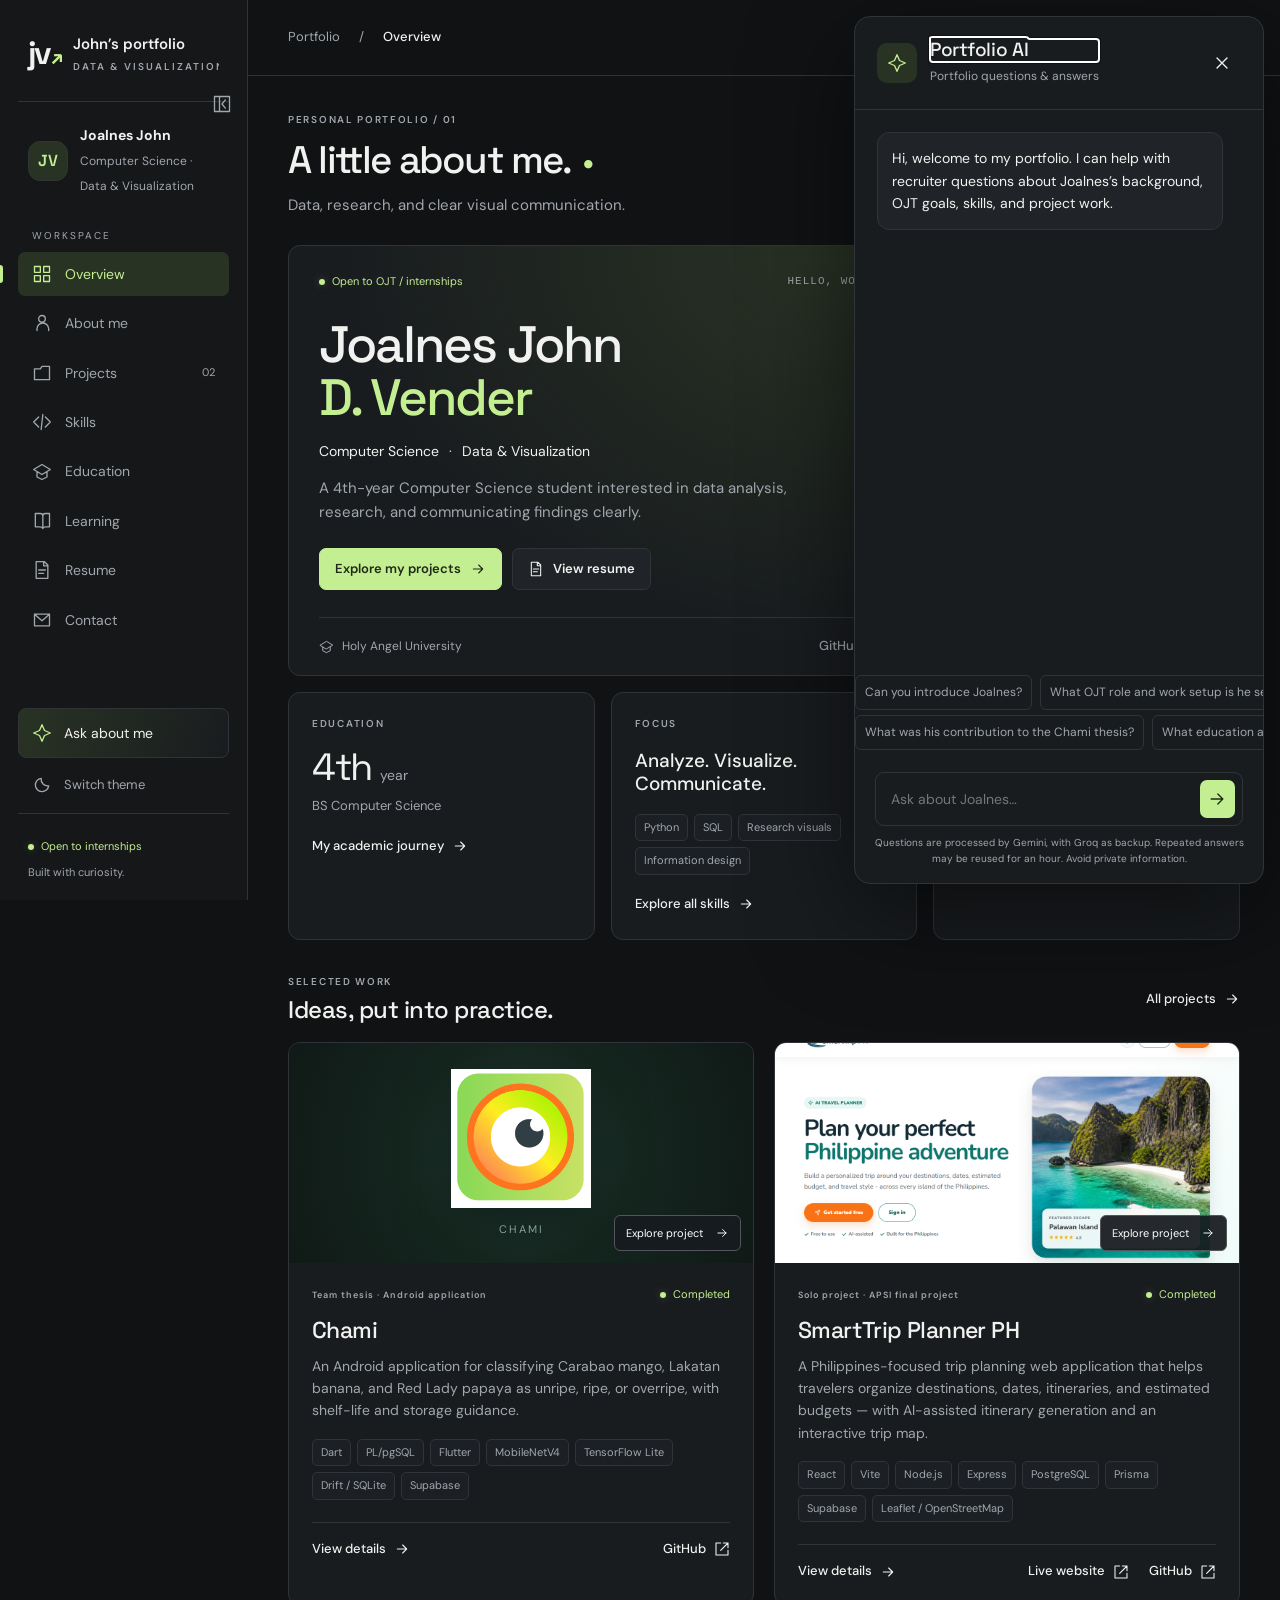
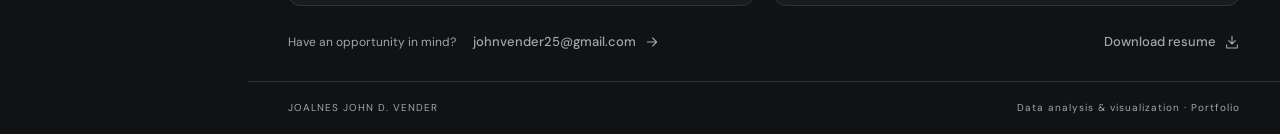
<file: index.html>
<!doctype html>
<html lang="en" data-theme="dark">
<head>
<meta charset="utf-8"><meta name="viewport" content="width=device-width, initial-scale=1">
<title>Joalnes John D. Vender | Data &amp; Visualization</title>
<meta name="description" content="Data analysis, research, and visualization work by Joalnes John D. Vender, a Computer Science student seeking an OJT internship.">
<link rel="preconnect" href="https://fonts.googleapis.com"><link rel="preconnect" href="https://fonts.gstatic.com" crossorigin>
<link href="https://fonts.googleapis.com/css2?family=DM+Sans:wght@400;500;600;700&family=Space+Grotesk:wght@400;500;600;700&display=swap" rel="stylesheet">
<link rel="stylesheet" href="workspace.css">
</head><body>
<a class="skip" href="#workspace">Skip to portfolio</a><div id="app"></div>
<noscript>Please enable JavaScript to explore the portfolio. <a href="resume-demo/resume.html">View my resume</a> or <a href="mailto:johnvender25@gmail.com">email me</a>.</noscript>
<script type="module" src="script.js"></script>
</body></html>
</file>
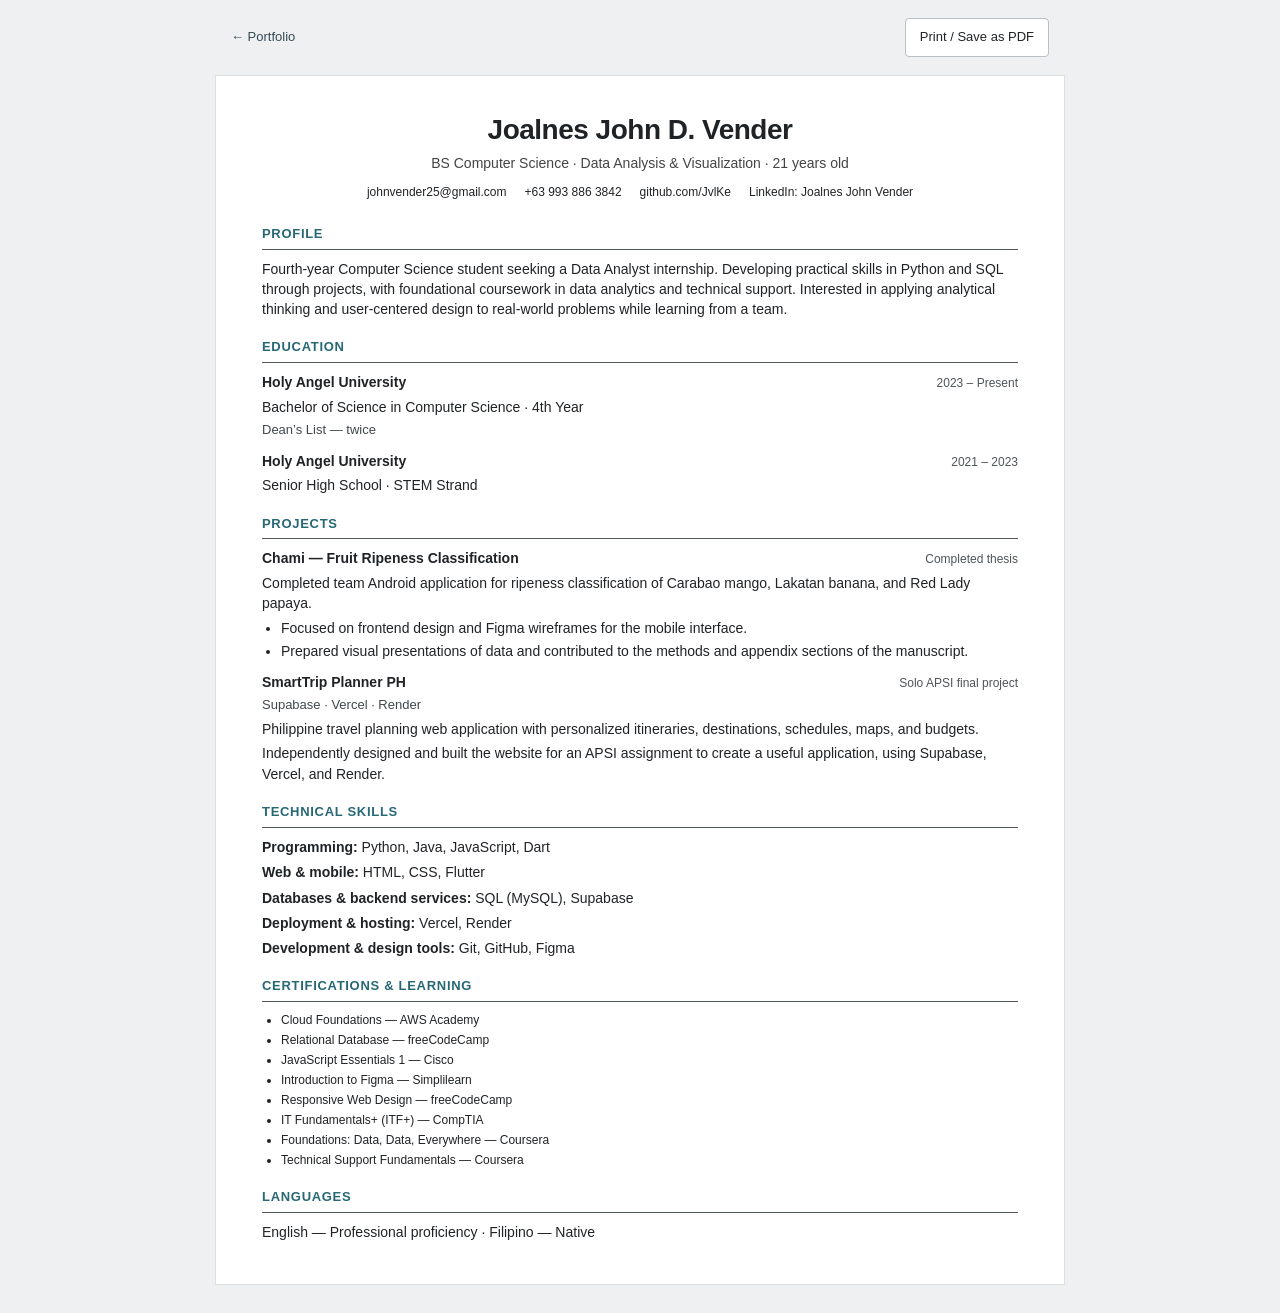
<file: resume-demo/resume.html>
<!doctype html>
<html lang="en">
<head>
<meta charset="utf-8">
<meta name="viewport" content="width=device-width, initial-scale=1">
<title>Joalnes John D. Vender — Resume</title>
<style>
*{box-sizing:border-box}
:root{color-scheme:light}
body{margin:0;background:#eef0f2;color:#202326;font-family:Arial,Helvetica,sans-serif;font-size:14px;line-height:1.45}
.toolbar{max-width:850px;margin:18px auto;display:flex;align-items:center;justify-content:space-between;gap:16px;padding:0 16px;font-size:13px}
.toolbar a{color:#354a55;text-decoration:none}
button{font:inherit;background:#fff;border:1px solid #b8c0c5;border-radius:4px;padding:9px 14px;cursor:pointer;color:#202326}
a{color:inherit;text-decoration:none}a:hover{text-decoration:underline}a:focus-visible,button:focus-visible{outline:2px solid #276875;outline-offset:3px}
.resume{max-width:850px;margin:0 auto 28px;background:#fff;padding:38px 46px;border:1px solid #dce0e3}
.identity{text-align:center;margin-bottom:23px}
h1{font-size:28px;line-height:1.15;letter-spacing:-.5px;margin:0 0 7px}
.subtitle{margin:0 0 11px;color:#444;font-size:14px}
.contacts{display:flex;flex-wrap:wrap;justify-content:center;gap:4px 18px;font-size:12px}
section{margin-top:19px}
h2{font-size:13px;letter-spacing:.7px;text-transform:uppercase;color:#276875;border-bottom:1px solid #52595d;padding-bottom:5px;margin:0 0 9px}
h3{font-size:14px;margin:0;font-weight:700}
p{margin:4px 0}
.entry{margin-top:11px;break-inside:avoid}
.entry:first-of-type{margin-top:0}
.entry-head{display:flex;align-items:baseline;justify-content:space-between;gap:12px}
.meta{font-size:12px;color:#4e5458;white-space:nowrap}
.detail{color:#41474b;font-size:13px}
ul{margin:5px 0 0;padding-left:19px}
li{margin:2px 0}
.skills p{margin:5px 0}
.credentials{font-size:12px;line-height:1.5}
.credentials li{margin:2px 0}
@page{size:A4;margin:13mm}
@media print{
 body{background:#fff;font-size:10pt;line-height:1.35}
 .toolbar{display:none}
 .resume{border:0;margin:0;padding:0;max-width:none;width:100%}
 .identity{margin-bottom:15px}
 h1{font-size:21pt}
 section{margin-top:13px}
 h2{font-size:10pt;margin-bottom:7px}
 h3{font-size:10pt}
 .subtitle,.detail{font-size:9.5pt}
 .contacts,.meta,.credentials{font-size:9pt}
 .entry{margin-top:8px}
 h2{break-after:avoid}
 a{color:inherit}
}
@media(max-width:600px){
 body{background:#fff}
 .resume{padding:25px 20px;border:0;margin:0}
 h1{font-size:25px}
 .contacts{gap:6px 14px;overflow-wrap:anywhere}
 .entry-head{flex-wrap:wrap;gap:2px}
 .toolbar{margin:12px auto}
 .meta{white-space:normal}
}
</style>
</head>
<body>
<nav class="toolbar" aria-label="Resume actions">
<a href="../index.html#resume" target="_top">← Portfolio</a>
<button type="button" onclick="window.print()">Print / Save as PDF</button>
</nav>
<main class="resume">
<header class="identity">
<h1>Joalnes John D. Vender</h1>
<p class="subtitle">BS Computer Science · Data Analysis &amp; Visualization<span id="age"></span></p>
<div class="contacts">
<a href="mailto:johnvender25@gmail.com">johnvender25@gmail.com</a>
<a href="tel:+639938863842">+63 993 886 3842</a>
<a href="https://github.com/JvlKe" target="_blank" rel="noopener">github.com/JvlKe</a>
<a href="https://www.linkedin.com/in/joalnes-john-vender-518464261/" target="_blank" rel="noopener">LinkedIn: Joalnes John Vender</a>
</div>
</header>
<section aria-labelledby="summary">
<h2 id="summary">Profile</h2>
<p>Fourth-year Computer Science student seeking a Data Analyst internship. Developing practical skills in Python and SQL through projects, with foundational coursework in data analytics and technical support. Interested in applying analytical thinking and user-centered design to real-world problems while learning from a team.</p>
</section>
<section aria-labelledby="education">
<h2 id="education">Education</h2>
<div class="entry">
<div class="entry-head"><h3>Holy Angel University</h3><span class="meta">2023 – Present</span></div>
<p>Bachelor of Science in Computer Science · 4th Year</p>
<p class="detail">Dean’s List — twice</p>
</div>
<div class="entry">
<div class="entry-head"><h3>Holy Angel University</h3><span class="meta">2021 – 2023</span></div>
<p>Senior High School · STEM Strand</p>
</div>
</section>
<section aria-labelledby="projects">
<h2 id="projects">Projects</h2>
<article class="entry">
<div class="entry-head"><h3>Chami — Fruit Ripeness Classification</h3><span class="meta">Completed thesis</span></div>
<p>Completed team Android application for ripeness classification of Carabao mango, Lakatan banana, and Red Lady papaya.</p>
<ul><li>Focused on frontend design and Figma wireframes for the mobile interface.</li><li>Prepared visual presentations of data and contributed to the methods and appendix sections of the manuscript.</li></ul>
</article>
<article class="entry">
<div class="entry-head"><h3>SmartTrip Planner PH</h3><span class="meta">Solo APSI final project</span></div>
<p class="detail">Supabase · Vercel · Render</p>
<p>Philippine travel planning web application with personalized itineraries, destinations, schedules, maps, and budgets.</p>
<p>Independently designed and built the website for an APSI assignment to create a useful application, using Supabase, Vercel, and Render.</p>
</article>
</section>
<section class="skills" aria-labelledby="skills">
<h2 id="skills">Technical Skills</h2>
<p><strong>Programming:</strong> Python, Java, JavaScript, Dart</p>
<p><strong>Web & mobile:</strong> HTML, CSS, Flutter</p>
<p><strong>Databases & backend services:</strong> SQL (MySQL), Supabase</p>
<p><strong>Deployment & hosting:</strong> Vercel, Render</p>
<p><strong>Development & design tools:</strong> Git, GitHub, Figma</p>
</section>
<section aria-labelledby="credentials">
<h2 id="credentials">Certifications & Learning</h2>
<ul class="credentials">
<li><a href="https://www.credly.com/badges/d11638dd-4fdb-4df3-a250-d257370bbd95/linked_in_profile" target="_blank" rel="noopener">Cloud Foundations — AWS Academy</a></li>
<li><a href="https://www.freecodecamp.org/certification/johnvender/relational-database-v8" target="_blank" rel="noopener">Relational Database — freeCodeCamp</a></li>
<li><a href="https://www.credly.com/badges/1b66f195-064b-4a42-8494-bf56d99d4363/linked_in_profile" target="_blank" rel="noopener">JavaScript Essentials 1 — Cisco</a></li>
<li><a href="https://www.simplilearn.com/skillup-certificate-landing?token=[base64]&amp;utm_source=shared-certificate&amp;utm_medium=lms&amp;utm_campaign=shared-certificate-promotion&amp;referrer=https%3A%2F%2Flms.simplilearn.com%2Fcourses%2F7320%2FIntroduction-to-Figma-course%2Fcertificate%2Fdownload-skillup&amp;%24web_only=true&amp;_branch_match_id=1564234502605547704&amp;_branch_referrer=H4sIAAAAAAAAA8soKSkottLXL87MLcjJ1EssKNDLyczL1k%2FVd3HKdMqtjDQ3902yrytKTUstKsrMS49PKsovL04tsvUBqkpN8cwDAK6BdG9BAAAA" target="_blank" rel="noopener">Introduction to Figma — Simplilearn</a></li>
<li><a href="https://www.freecodecamp.org/certification/johnvender/responsive-web-design" target="_blank" rel="noopener">Responsive Web Design — freeCodeCamp</a></li>
<li><a href="https://www.credly.com/badges/5bb7afce-37d6-473c-b4b1-a1d09ace5295/linked_in_profile" target="_blank" rel="noopener">IT Fundamentals+ (ITF+) — CompTIA</a></li>
<li><a href="https://www.coursera.org/account/accomplishments/verify/YH9E0NXL75LF" target="_blank" rel="noopener">Foundations: Data, Data, Everywhere — Coursera</a></li>
<li><a href="https://www.coursera.org/account/accomplishments/verify/9BSTH4QP20S6" target="_blank" rel="noopener">Technical Support Fundamentals — Coursera</a></li>
</ul>
</section>
<section aria-labelledby="languages">
<h2 id="languages">Languages</h2>
<p>English — Professional proficiency · Filipino — Native</p>
</section>
</main>
<script>
// Calculate locally so downloaded HTML resumes work without a server.
function updateAge() {
  const today = new Date();
  const birthdayHasPassed = today.getMonth() > 5 ||
    (today.getMonth() === 5 && today.getDate() >= 28);
  const age = today.getFullYear() - 2005 - (birthdayHasPassed ? 0 : 1);
  document.getElementById('age').textContent = ' · ' + age + ' years old';
}
updateAge();
setInterval(updateAge, 60000);
document.addEventListener('visibilitychange', updateAge);
</script>
</body>
</html>
</file>
<file: workspace.css>
:root{color-scheme:dark;--bg:#101214;--sidebar:#151719;--surface:#191c1f;--raised:#202428;--line:#303439;--text:#f1f2ef;--muted:#a1a7ad;--accent:#c4ee92;--accent-ink:#202a16;--soft:#293324;--sidebar-width:248px;font-family:'DM Sans',system-ui,sans-serif;font-size:16px}
[data-theme="light"]{color-scheme:light;--bg:#f4f5f2;--sidebar:#fafbf8;--surface:#fff;--raised:#edf0e9;--line:#dce0d7;--text:#202722;--muted:#606960;--accent:#426b24;--accent-ink:#fff;--soft:#e5efdc}
*{box-sizing:border-box}body{margin:0;background:var(--bg);color:var(--text);line-height:1.6}a{color:inherit;text-decoration:none}button,input{font:inherit}button{color:inherit;cursor:pointer}button,a,input{ -webkit-tap-highlight-color:transparent}button{background:none;border:0}button:focus-visible,a:focus-visible,input:focus-visible{outline:2px solid var(--accent);outline-offset:5px}h1,h2,h3,p{margin:0}h1,h2,h3{line-height:1.2}h1,h2,.metric{font-family:'Space Grotesk',system-ui,sans-serif}p{color:var(--muted)}svg{width:20px;height:20px;flex-shrink:0;vertical-align:middle}button svg,a svg{pointer-events:none}::selection{background:var(--accent);color:var(--accent-ink)}
.sidebar{position:fixed;inset:0 auto 0 0;width:var(--sidebar-width);padding:28px 18px 18px;background:var(--sidebar);border-right:1px solid var(--line);display:flex;flex-direction:column;z-index:30;transition:width .2s;overflow-y:auto}.brand{display:flex;align-items:center;gap:13px;padding:0 10px}.brand-mark{font-family:'Space Grotesk',sans-serif;font-size:32px;letter-spacing:-3px;font-weight:700;white-space:nowrap}.brand-mark>span{font-size:20px;color:var(--accent);padding-left:2px}.brand>.nav-label{font-weight:600;font-size:15px;white-space:nowrap}.version{display:block;font-size:10px;letter-spacing:2px;color:var(--muted);margin-top:3px}.sidebar-profile{display:flex;align-items:center;gap:12px;padding:22px 10px;margin-top:22px;border-top:1px solid var(--line)}.avatar{background:var(--soft);border:1px solid var(--line);width:40px;height:40px;display:grid;place-items:center;flex-shrink:0;border-radius:12px;font-family:'Space Grotesk',sans-serif;color:var(--accent);font-weight:600}.sidebar-profile strong{display:block;font-size:14px}.sidebar-profile .nav-label>span{font-size:12px;color:var(--muted)}.nav-caption{font-size:10px;letter-spacing:2px;color:var(--muted);padding:8px 14px}.sidebar nav{display:grid;gap:5px}.sidebar nav a{position:relative;display:flex;align-items:center;gap:13px;padding:11px 14px;border-radius:7px;color:var(--muted);font-size:14px;white-space:nowrap;transition:background .15s,color .15s}.sidebar nav a:hover{background:var(--raised);color:var(--text)}.sidebar nav a[aria-current]{background:var(--soft);color:var(--accent)}.sidebar nav a[aria-current]:before{content:'';position:absolute;left:-18px;height:18px;width:3px;background:var(--accent);border-radius:0 3px 3px 0}.nav-count{margin-left:auto;font-size:11px}.sidebar-bottom{margin-top:auto;padding-top:28px}.assistant-launch{display:flex;align-items:center;gap:12px;text-align:left;width:100%;border:1px solid var(--line);padding:13px;border-radius:8px;font-size:14px;background:linear-gradient(110deg,var(--soft),var(--surface))}.assistant-launch svg{color:var(--accent)}.assistant-launch small{font-size:9px;letter-spacing:1px;display:block;color:var(--muted)}.theme-button{display:flex;align-items:center;gap:12px;padding:17px 14px;font-size:13px;color:var(--muted)}.sidebar-foot{border-top:1px solid var(--line);padding:18px 10px 0}.sidebar-foot .status{font-size:11px}.sidebar-foot small{display:block;color:var(--muted);font-size:11px;margin-top:7px}.collapse-button{position:absolute;right:13px;top:90px;color:var(--muted);width:28px!important;height:28px!important}
.app-main{margin-left:var(--sidebar-width);transition:margin .2s}.topbar{height:76px;border-bottom:1px solid var(--line);padding:0 40px;display:flex;align-items:center;justify-content:space-between;gap:16px}.breadcrumb,.top-actions{display:flex;align-items:center;gap:19px;font-size:13px}.breadcrumb>span:first-of-type{color:var(--muted)}.breadcrumb strong{font-weight:500}.top-actions .text-button{font-size:13px}.top-avatar{width:32px;height:32px;border-radius:50%;display:grid;place-items:center;font-size:11px;border:1px solid var(--line);background:var(--raised)}.icon-button{display:grid;place-items:center;width:38px;height:38px;border-radius:7px}.icon-button:hover{background:var(--raised)}.mobile-menu{display:none}#workspace{max-width:1440px;margin:auto;padding:36px 40px 28px;min-height:calc(100dvh - 125px)}.page-heading{margin-bottom:28px}.eyebrow{font-size:10px;font-weight:600;letter-spacing:1.7px;color:var(--muted);display:block}.page-heading h1{font-size:clamp(30px,3vw,44px);font-weight:500;letter-spacing:-1.8px;margin:9px 0 10px}.page-heading p{font-size:15px}.title-dot{color:var(--accent);font-size:11px;vertical-align:middle;padding-left:12px}.panel{border:1px solid var(--line);border-radius:12px;background:var(--surface)}.dashboard{display:grid;grid-template-columns:repeat(3,minmax(0,1fr));gap:16px}.intro{grid-column:span 2;padding:27px 30px 0;background:radial-gradient(ellipse at 90% 0%,var(--soft),transparent 65%),var(--surface);overflow:hidden}.row{display:flex;justify-content:space-between;align-items:center;gap:10px}.status{color:var(--accent);display:inline-flex;gap:7px;align-items:center;font-size:11px;white-space:nowrap}.status:before{content:'';width:6px;height:6px;background:currentColor;border-radius:50%;box-shadow:0 0 8px color-mix(in srgb,currentColor 25%,transparent)}.mono{font-family:monospace;font-size:11px;letter-spacing:1px}.muted{color:var(--muted)}.intro h2{font-size:clamp(36px,4vw,57px);line-height:1.04;font-weight:500;letter-spacing:-2px;margin:27px 0 16px}.intro h2>span{color:var(--accent)}.role{font-size:14px;color:var(--text)}.role>span{color:var(--accent);margin:0 6px}.intro-copy{max-width:490px;font-size:15px;margin-top:13px}.actions{display:flex;align-items:center;gap:10px;flex-wrap:wrap;margin-top:24px}.button{display:inline-flex;align-items:center;justify-content:center;gap:9px;min-height:42px;padding:10px 15px;border-radius:7px;border:1px solid var(--line);font-size:13px;font-weight:600;background:var(--raised);transition:transform .15s,background .15s}.button:hover{transform:translateY(-2px);border-color:var(--muted)}.button svg{width:16px;height:16px}.primary{background:var(--accent);color:var(--accent-ink);border-color:var(--accent)}.intro-bottom{display:flex;align-items:center;justify-content:space-between;gap:12px;padding:18px 0;margin-top:27px;border-top:1px solid var(--line);font-size:12px;color:var(--muted)}.intro-bottom>span{display:flex;gap:8px;align-items:center}.intro-bottom svg{width:15px}.text-button{display:inline-flex;align-items:center;gap:8px;font-size:13px;font-weight:500;padding:0}.text-button:hover{color:var(--accent)}.text-button svg{width:16px;height:16px}.focus-card{padding:27px;display:flex;flex-direction:column;align-items:flex-start}.orbit-mark{display:grid;place-items:center;width:60px;height:60px;border:1px solid var(--line);border-radius:50%;background:var(--soft);margin:25px 0 23px;color:var(--accent)}.orbit-mark svg{width:28px;height:28px;transform:rotate(-45deg)}.focus-card h2{font-size:25px;letter-spacing:-.8px;font-weight:500}.focus-card p{font-size:14px;margin:17px 0}.focus-card .text-button{color:var(--accent);margin-top:auto}.availability{border-top:1px solid var(--line);padding-top:18px;margin-top:22px;color:var(--muted);font-size:12px;width:100%}.mini{padding:23px}.metric{font-size:38px;line-height:1.2;margin:13px 0 5px;letter-spacing:-1.5px}.metric small{font-family:'DM Sans',sans-serif;font-size:14px;letter-spacing:0;color:var(--muted)}.mini p{font-size:13px}.mini>.text-button{margin-top:19px}.mini h3{font-weight:500;font-size:19px;margin:18px 0}.chips{display:flex;flex-wrap:wrap;gap:6px}.chips>span{font-size:11px;padding:4px 8px;border:1px solid var(--line);border-radius:5px;color:var(--muted);background:color-mix(in srgb,var(--raised) 55%,transparent)}.section-heading{display:flex;align-items:center;justify-content:space-between;gap:15px;margin:34px 0 18px}.section-heading h2{font-size:24px;font-weight:500;letter-spacing:-.5px;margin-top:6px}.project-grid{display:grid;grid-template-columns:repeat(2,minmax(0,1fr));gap:20px}.project-card{border:1px solid var(--line);border-radius:12px;background:var(--surface);overflow:hidden;transition:border-color .2s,transform .2s}.project-card:hover{border-color:var(--muted);transform:translateY(-3px)}.project-cover{display:block;position:relative;width:100%;height:220px;overflow:hidden;background:#121722;padding:0;text-align:left}.demo-thumbnail{width:100%;height:100%;pointer-events:none;overflow:hidden}.demo-thumbnail iframe{border:0;width:1200px;height:750px;transform:scale(.45);transform-origin:top left;pointer-events:none}.cover-open{position:absolute;bottom:12px;right:12px;background:#171b20ee;color:#fff;padding:7px 11px;font-size:11px;border:1px solid #52565c;border-radius:6px;display:flex;align-items:center;gap:12px}.cover-open svg{width:14px}.project-body{padding:23px}.project-body .eyebrow{font-size:9px;letter-spacing:1px}.project-body h3{margin:13px 0 10px}.project-body h3 button{font-size:23px;font-family:'Space Grotesk',sans-serif;letter-spacing:-.6px}.project-body p{font-size:14px;margin-bottom:17px;min-height:66px}.project-links{margin-top:22px;padding-top:16px;border-top:1px solid var(--line);display:flex;align-items:center;gap:20px}.project-links>.text-button:first-child{margin-right:auto}.amber{color:#dcb575}.wip-cover{height:100%;display:flex;flex-direction:column;align-items:center;justify-content:center;gap:12px;background:radial-gradient(ellipse at center,#253731,#151e1b);color:#d1e7db}.wip-cover>svg{width:42px;height:42px}.wip-cover>span{font-family:'Space Grotesk',sans-serif;font-size:27px}.wip-cover small{font-size:10px;letter-spacing:3px;color:#a8b6ae}.overview-footer{display:flex;flex-wrap:wrap;gap:17px;align-items:center;padding:26px 0 0;font-size:12px;color:var(--muted)}.overview-footer>a:last-child{margin-left:auto}.app-footer{padding:18px 40px;display:flex;justify-content:space-between;gap:15px;border-top:1px solid var(--line);color:var(--muted);font-size:10px;letter-spacing:1px}
.two-col{display:grid;grid-template-columns:repeat(2,minmax(0,1fr));gap:20px}.spacious{padding:32px}.spacious h2{font-size:27px;font-weight:500;letter-spacing:-.7px;margin:12px 0 20px}.spacious h3{font-weight:500;font-size:21px;margin:17px 0}.spacious p{font-size:16px;margin:16px 0}.stack{display:flex;flex-direction:column;gap:20px}.avatar.large{width:85px;height:85px;font-size:28px;position:relative;margin-bottom:27px}.avatar.large span{position:absolute;right:-8px;bottom:-8px;font-size:20px;background:var(--accent);color:var(--accent-ink);border-radius:50%;width:30px;text-align:center}.filters{display:flex;gap:8px;flex-wrap:wrap;margin-bottom:24px}.filter{padding:9px 18px;border:1px solid var(--line);border-radius:7px;color:var(--muted);font-size:14px}.filter.active{background:var(--accent);color:var(--accent-ink);border-color:var(--accent)}.category-number{font-family:monospace;color:var(--accent);font-size:14px}.skill-group .chips>span{font-size:14px;padding:9px 12px}.skill-context{margin-top:24px}.timeline{padding-left:25px;border-left:1px solid var(--line);margin:30px 0 0 7px}.timeline article{position:relative;padding-bottom:40px}.timeline article:last-child{padding-bottom:0}.timeline article:before{content:'';position:absolute;left:-31px;top:6px;width:10px;height:10px;border-radius:50%;background:var(--accent);border:2px solid var(--surface)}.timeline .mono{color:var(--accent);font-size:13px}.credential-grid{display:grid;grid-template-columns:repeat(3,minmax(0,1fr));gap:20px}.credential{padding:26px;display:flex;flex-direction:column;align-items:flex-start}.credential .row{width:100%;color:var(--muted);margin-bottom:28px}.credential h2{font-size:23px;font-weight:500;margin:10px 0 25px}.credential .text-button{margin-top:auto}.resume-toolbar{display:flex;align-items:center;justify-content:space-between;gap:20px}.resume-toolbar .actions{margin:0}.resume-toolbar h2,.resume-toolbar p{margin:0 0 8px}.small{font-size:12px!important}.resume-frame{width:100%;height:900px;border:1px solid var(--line);border-radius:10px;background:#fff;margin-top:18px}.resume-toolbar+.small{margin-top:16px}.contact-primary{display:flex;flex-direction:column;align-items:flex-start}.contact-primary h2{margin-top:45px}.email-link{font-family:'Space Grotesk',sans-serif;font-size:clamp(17px,2vw,25px);color:var(--accent);overflow-wrap:anywhere;margin:25px 0}.contact-row{display:flex;align-items:center;gap:20px;padding:25px;transition:background .2s}.contact-row:hover{background:var(--raised)}.contact-row h3{font-size:17px;font-weight:500}.contact-row p{font-size:14px;margin-top:6px}.contact-row>svg:last-child{margin-left:auto}.contact-symbol{padding:12px;border-radius:10px;background:var(--soft);color:var(--accent)}.contact-primary .availability{margin-top:auto}
dialog{border:1px solid var(--line);border-radius:16px;background:var(--surface);color:var(--text);padding:40px;max-width:680px;width:calc(100% - 32px);max-height:85dvh;box-shadow:0 30px 100px #0008}dialog::backdrop{background:#05090caa;backdrop-filter:blur(5px)}dialog h2{font-size:36px;font-weight:500;letter-spacing:-1px;margin:15px 0}dialog p{margin:16px 0}dialog h3{margin-top:28px;font-size:17px}.dialog-close{position:absolute;right:12px;top:12px}.feature-list{list-style:none;padding:0}.feature-list li{display:flex;gap:12px;align-items:flex-start;margin:13px 0;color:var(--muted);font-size:15px}.feature-list svg{color:var(--accent)}.detail-note{background:var(--raised);border-radius:8px;padding:15px;font-size:13px;color:var(--muted);margin-top:20px}.ai-dialog{position:fixed;inset:16px 16px 16px auto;margin:0;width:410px;max-width:calc(100% - 32px);height:calc(100dvh - 32px);max-height:none;padding:0}.ai-dialog[open]{display:flex;flex-direction:column}.ai-header{display:flex;align-items:center;gap:13px;padding:22px;border-bottom:1px solid var(--line)}.ai-header h2{font-size:19px;margin:0;letter-spacing:-.3px}.ai-header>.icon-button{margin-left:auto}.ai-symbol{color:var(--accent);display:grid;place-items:center;background:var(--soft);width:40px;height:40px;border-radius:10px}.chat-history{flex:1;min-height:100px;overflow:auto;padding:22px;display:flex;flex-direction:column;gap:16px}.chat-message{font-size:14px;white-space:pre-wrap;border:1px solid var(--line);background:var(--raised);padding:14px;border-radius:12px;max-width:95%;overflow-wrap:anywhere}.chat-message.user{align-self:flex-end;background:var(--soft);color:var(--accent)}.suggestions{padding:10px 22px;display:flex;gap:7px;flex-wrap:wrap;max-height:150px;overflow:auto}.suggestions button{border:1px solid var(--line);border-radius:6px;padding:7px 9px;font-size:12px;text-align:left;color:var(--muted)}.suggestions button:hover{border-color:var(--accent);color:var(--accent)}#chat-form{display:flex;margin:12px 20px 0;border:1px solid var(--line);border-radius:9px;padding:7px}#chat-input{width:100%;min-width:0;border:0;background:none;color:var(--text);font-size:14px;padding:0 8px}#chat-form button{background:var(--accent);color:var(--accent-ink)}.ai-disclaimer{text-align:center;font-size:10px;margin:9px 12px 16px}
.collapsed{--sidebar-width:78px}.collapsed .sidebar{padding-left:12px;padding-right:12px}.collapsed .nav-label{display:none}.collapsed .brand{padding:0}.collapsed .sidebar-profile{padding:20px 5px}.collapsed .sidebar nav a{padding:12px 15px}.collapsed .assistant-launch{padding:15px}.collapsed .collapse-button{right:25px}.collapsed .sidebar nav a[aria-current]:before{left:-12px}.collapsed .sidebar nav a:hover:after{content:attr(title);position:fixed;left:75px;padding:5px 12px;background:var(--raised);border:1px solid var(--line);border-radius:6px;color:var(--text);z-index:50}.collapsed .theme-button{padding:18px}.skip{position:fixed;left:15px;top:-80px;z-index:100;background:var(--accent);color:var(--accent-ink);padding:12px}.skip:focus{top:10px}.sr-only{position:absolute;width:1px;height:1px;padding:0;margin:-1px;overflow:hidden;clip:rect(0,0,0,0);white-space:nowrap;border:0}#workspace> *{animation:appear .25s ease-out}@keyframes appear{from{opacity:0;transform:translateY(7px)}to{opacity:1;transform:translateY(0)}}
@media(min-width:1600px){.demo-thumbnail iframe{transform:scale(.52)}}
@media(max-width:1150px){:root{--sidebar-width:216px}#workspace{padding:30px 25px}.topbar{padding:0 25px}.dashboard{grid-template-columns:repeat(2,minmax(0,1fr))}.intro{grid-column:span 2}.focus-card{grid-column:span 2;display:grid;grid-template-columns:1fr 1fr;column-gap:25px}.focus-card .orbit-mark{display:none}.focus-card h2{margin-top:13px}.focus-card p{grid-column:2;grid-row:1 / span 2;margin:0}.focus-card .availability{grid-column:2;margin:0}.focus-card .text-button{margin-top:15px}.mini:last-child{grid-column:span 2}.credential-grid{grid-template-columns:repeat(2,minmax(0,1fr))}.two-col{gap:16px}.spacious{padding:24px}.resume-toolbar{align-items:flex-start;flex-direction:column}.demo-thumbnail iframe{transform:scale(.32)}.project-cover{height:190px}}
@media(max-width:760px){:root,.collapsed{--sidebar-width:0px}.sidebar,.collapsed .sidebar{width:260px;padding:24px 18px;transform:translateX(-100%);transition:transform .2s}.nav-open .sidebar{transform:translateX(0)}.collapsed .nav-label{display:initial}.collapsed .sidebar-profile{padding:22px 10px}.collapsed .brand{padding:0 10px}.collapsed .sidebar nav a{padding:11px 14px}.collapse-button{display:none!important}.mobile-menu{display:grid}.sidebar-backdrop:not([hidden]){display:block;position:fixed;inset:0;background:#0009;z-index:29}.nav-open{overflow:hidden}.app-main{margin-left:0}.topbar{height:64px;padding:0 18px}.breadcrumb{gap:10px}.top-actions{gap:10px}.top-actions .text-button{font-size:12px}.top-actions .text-button svg{display:none}.top-avatar{display:none}#workspace{padding:27px 18px}.page-heading h1{font-size:32px}.page-heading p{font-size:14px}.dashboard{gap:12px}.intro{padding:23px 23px 0}.intro h2{font-size:46px}.intro .mono{display:none}.intro-bottom{flex-wrap:wrap}.role{font-size:13px}.focus-card{padding:23px;display:flex}.focus-card p{margin:16px 0}.focus-card .availability{margin-top:20px}.mini{padding:19px}.mini:last-child{grid-column:span 2}.mini h3{font-size:18px}.two-col{grid-template-columns:1fr}.project-grid{grid-template-columns:1fr}.demo-thumbnail iframe{transform:scale(.48)}.project-cover{height:230px}.project-body p{min-height:0}.section-heading h2{font-size:20px}.section-heading>.text-button{font-size:12px}.overview-footer>a:last-child{margin-left:0}.credential-grid{grid-template-columns:1fr}.app-footer{padding:18px;font-size:9px;flex-wrap:wrap}.spacious{padding:25px}.resume-frame{height:75dvh}.contact-primary .availability{margin-top:20px}.ai-dialog{inset:8px;width:calc(100% - 16px);max-width:none;height:calc(100dvh - 16px)}dialog{padding:32px 24px}.sidebar nav a:hover:after{display:none}.sidebar-foot .nav-label{display:block}}
@media(max-width:400px){.dashboard{grid-template-columns:1fr}.intro,.focus-card,.mini:last-child{grid-column:auto}.intro h2{font-size:39px}.intro .actions{align-items:stretch;flex-direction:column}.project-cover{height:180px}.demo-thumbnail iframe{transform:scale(.30)}.project-body{padding:18px}.project-links{gap:10px}.top-actions{gap:3px}.breadcrumb{font-size:12px}.intro-bottom{font-size:11px}}
@media(prefers-reduced-motion:reduce){*,*:before,*:after{animation:none!important;transition:none!important;scroll-behavior:auto!important}}

/* Fill the complete card width at every viewport size. */
.project-cover .demo-thumbnail iframe{display:block;width:200%;height:200%;transform:scale(.5);transform-origin:top left}
.suggestions{display:grid;gap:5px;flex:0 0 auto;padding:10px 0;max-height:none;overflow:hidden}
.suggestions-track{display:flex;width:max-content;animation:question-marquee 34s linear infinite;will-change:transform}
.suggestions-track-reverse{animation-direction:reverse}
.suggestions-group{display:flex;align-items:center;gap:8px;flex:none;padding-right:8px}
.suggestions-group button{flex:none;white-space:nowrap}
.suggestions:hover .suggestions-track,.suggestions:focus-within .suggestions-track{animation-play-state:paused}
@keyframes question-marquee{to{transform:translateX(-50%)}}
@media(prefers-reduced-motion:reduce){.suggestions-track{animation:none!important;transform:none;width:100%}.suggestions-group{flex-wrap:wrap}.suggestions-group[aria-hidden=true]{display:none}}
.logo-cover{height:100%;display:grid;place-items:center;align-content:center;gap:12px;background:radial-gradient(circle at center,#27483d 0,#15261f 45%,#101916 100%);color:#d8ebe3}
.logo-cover img{width:min(34%,140px);aspect-ratio:1;object-fit:contain;filter:drop-shadow(0 16px 28px #0007)}

/* Gentle, consistent motion for navigation, theme changes, and overlays. */
html{scroll-behavior:smooth}
body{transition:background-color .24s ease,color .24s ease}
.sidebar,.topbar,.app-footer,.panel{transition:background-color .24s ease,color .24s ease,border-color .24s ease}
.sidebar nav a{transition:background-color .2s ease,color .2s ease,transform .2s ease}
.sidebar nav a:hover{transform:translateX(2px)}
.assistant-launch{transition:transform .2s ease,border-color .2s ease,box-shadow .2s ease}
.assistant-launch:hover{transform:translateY(-2px);border-color:var(--accent);box-shadow:0 8px 24px #0002}
.icon-button{transition:background-color .18s ease,color .18s ease,transform .18s ease}
.icon-button:hover{transform:translateY(-1px)}
.button:active,.icon-button:active,.assistant-launch:active{transform:scale(.98)}
.suggestions button{transition:border-color .18s ease,color .18s ease,background-color .18s ease,transform .18s ease}
.suggestions button:hover{transform:translateY(-1px)}
#chat-form{transition:border-color .2s ease,box-shadow .2s ease}
#chat-form:focus-within{border-color:var(--accent);box-shadow:0 0 0 3px color-mix(in srgb,var(--accent) 18%,transparent)}
#workspace> *{animation:appear .34s cubic-bezier(.2,.75,.25,1) both}
.chat-message{animation:message-enter .24s cubic-bezier(.2,.75,.25,1) both}
.ai-dialog[open]{animation:ai-drawer-in .38s cubic-bezier(.2,.8,.25,1) both}
.ai-dialog[open].is-closing{animation:ai-drawer-out .22s cubic-bezier(.4,0,1,1) both}
dialog:not(.ai-dialog)[open]{animation:modal-enter .28s cubic-bezier(.2,.75,.25,1) both}
@keyframes ai-drawer-in{from{opacity:0;transform:translateX(28px) scale(.985)}to{opacity:1;transform:translateX(0) scale(1)}}
@keyframes ai-drawer-out{from{opacity:1;transform:translateX(0) scale(1)}to{opacity:0;transform:translateX(20px) scale(.99)}}
@keyframes modal-enter{from{opacity:0;transform:translateY(10px) scale(.985)}to{opacity:1;transform:translateY(0) scale(1)}}
@keyframes message-enter{from{opacity:0;transform:translateY(7px)}to{opacity:1;transform:translateY(0)}}
.logo-cover span{font-size:11px;letter-spacing:2px;text-transform:uppercase;color:#a9c9bc}
.photo-cover{width:100%;height:100%;background:#14251e;overflow:hidden}
.photo-cover img{display:block;width:100%;height:100%;object-fit:cover;object-position:center}
.scroll-reveal{opacity:0}
.scroll-reveal.is-revealed{animation:content-reveal .52s cubic-bezier(.2,.75,.25,1) var(--reveal-delay,0ms) both}
@keyframes content-reveal{from{opacity:0;transform:translateY(18px) scale(.99)}to{opacity:1;transform:translateY(0) scale(1)}}
@media(prefers-reduced-motion:reduce){.scroll-reveal{opacity:1!important;animation:none!important}}

/* Keep the assistant useful without taking over the phone viewport. */
@media(max-width:760px){
 .ai-dialog{inset:auto 12px max(12px,env(safe-area-inset-bottom));margin:0 auto;width:min(420px,calc(100% - 24px));max-width:calc(100% - 24px);height:min(520px,64dvh);min-height:min(360px,calc(100dvh - 28px));max-height:calc(100dvh - 28px);border-radius:18px}
 .ai-dialog::backdrop{background:#05090c44;backdrop-filter:blur(2px)}
 .ai-header h2:focus{outline:none}
 .ai-header{padding:14px 16px}
 .chat-history{min-height:80px;padding:14px 16px;gap:12px}
 .suggestions{gap:3px;padding:8px 16px}
 #chat-form{margin:8px 14px 0}
 .ai-disclaimer{margin:7px 12px 12px}
 .ai-dialog[open]{animation:ai-sheet-in .34s cubic-bezier(.2,.8,.25,1) both}
 .ai-dialog[open].is-closing{animation:ai-sheet-out .2s cubic-bezier(.4,0,1,1) both}
 @keyframes ai-sheet-in{from{opacity:0;transform:translateY(18px) scale(.99)}to{opacity:1;transform:translateY(0) scale(1)}}
 @keyframes ai-sheet-out{from{opacity:1;transform:translateY(0) scale(1)}to{opacity:0;transform:translateY(12px) scale(.99)}}
}
@media(max-width:390px){
 .ai-dialog{height:min(450px,62dvh);min-height:min(340px,calc(100dvh - 28px))}
 .ai-header{padding:12px 14px}
 .chat-history{min-height:72px;padding:12px 14px}
 .ai-disclaimer{font-size:9px}
}
.nav-label{min-width:0;max-width:260px;opacity:1;overflow:hidden;transform:translateX(0);visibility:visible;transition:max-width .28s cubic-bezier(.22,.68,0,1),opacity .16s ease,transform .24s cubic-bezier(.22,.68,0,1),visibility 0s linear 0s}
.sidebar{transition:width .32s cubic-bezier(.22,.68,0,1),padding .32s cubic-bezier(.22,.68,0,1)}
.app-main{transition:margin-left .32s cubic-bezier(.22,.68,0,1)}
.collapse-button{transition:right .32s cubic-bezier(.22,.68,0,1),background .18s ease}
.collapse-button svg{transition:transform .32s cubic-bezier(.22,.68,0,1)}
.collapsed .collapse-button svg{transform:rotate(180deg)}
.collapsed .nav-label{display:revert;max-width:0;opacity:0;transform:translateX(-8px);visibility:hidden;transition:max-width .24s cubic-bezier(.22,.68,0,1),opacity .12s ease,transform .2s cubic-bezier(.22,.68,0,1),visibility 0s linear .24s}
.collapsed .nav-count{margin-left:0}
.avatar.large .verified-badge{display:grid;place-items:center;background:transparent;color:#fff;border-radius:0;width:30px;height:30px;box-shadow:none}
.avatar.large .verified-badge svg{display:block;width:100%;height:100%;overflow:visible}
.avatar.large .verified-badge-shape{fill:#0866ff}
.avatar.large .verified-badge-check{fill:none;stroke:currentColor;stroke-width:2.2;stroke-linecap:round;stroke-linejoin:round}
@media(max-width:760px){.collapsed .nav-label{display:revert;max-width:260px;opacity:1;transform:none;visibility:visible;transition:none}}
@media(prefers-reduced-motion:reduce){.sidebar,.app-main,.nav-label,.collapse-button,.collapse-button svg{transition-duration:.01ms!important;animation-duration:.01ms!important}}
</file>
